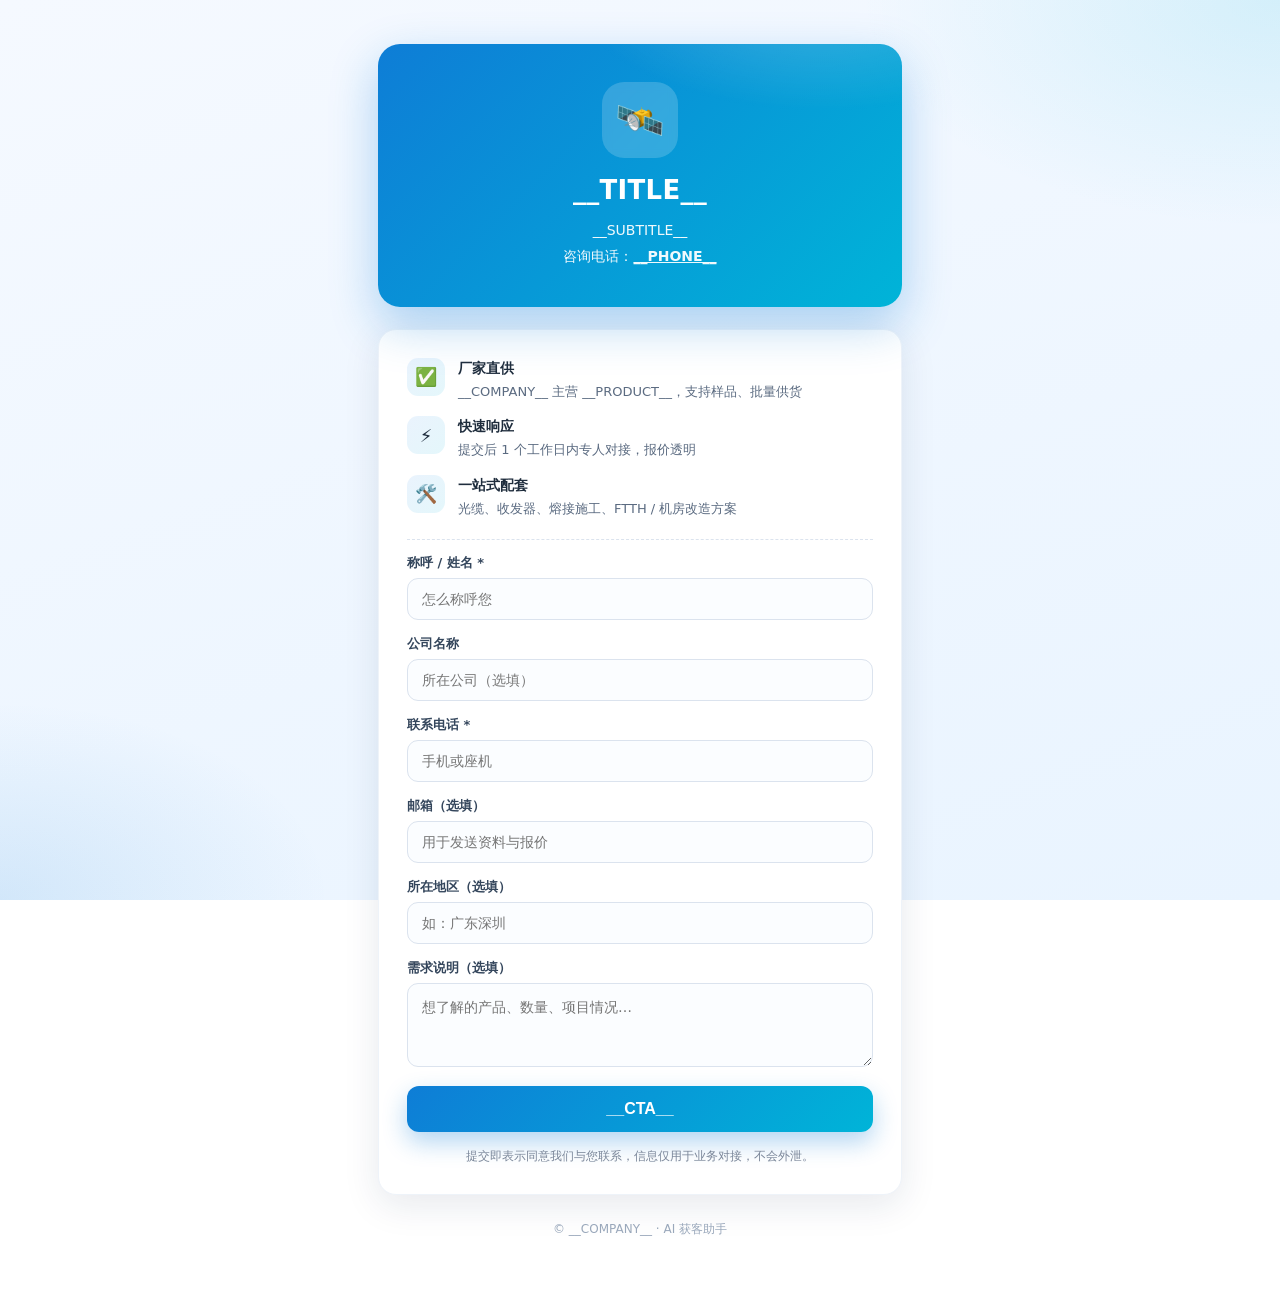
<file: static/landing.html>
<!DOCTYPE html>
<html lang="zh-CN">
<head>
  <meta charset="UTF-8">
  <meta name="viewport" content="width=device-width, initial-scale=1.0">
  <meta name="robots" content="noindex">
  <title>__TITLE__</title>
  <style>
    * { box-sizing: border-box; margin: 0; padding: 0; }
    body {
      font-family: "PingFang SC", "Microsoft YaHei", system-ui, sans-serif;
      background:
        radial-gradient(700px 380px at 100% 0%, rgba(0, 180, 216, 0.12), transparent 60%),
        radial-gradient(600px 360px at 0% 100%, rgba(14, 125, 214, 0.12), transparent 55%),
        linear-gradient(160deg, #f5f9ff 0%, #e9f4ff 100%);
      background-attachment: fixed;
      min-height: 100vh;
      color: #1f2d3d;
      -webkit-font-smoothing: antialiased;
    }
    .wrap { max-width: 560px; margin: 0 auto; padding: 44px 18px 64px; }
    .hero {
      position: relative;
      background: linear-gradient(135deg, #0e7dd6, #00b4d8);
      border-radius: 22px;
      padding: 38px 28px;
      color: #fff;
      text-align: center;
      box-shadow: 0 18px 48px rgba(14, 125, 214, 0.32);
      margin-bottom: 22px;
      overflow: hidden;
    }
    .hero::after {
      content: "";
      position: absolute;
      inset: 0;
      background: radial-gradient(420px 200px at 85% -20%, rgba(255, 255, 255, 0.22), transparent 60%);
      pointer-events: none;
    }
    .hero .logo {
      font-size: 40px;
      width: 76px; height: 76px;
      margin: 0 auto 14px;
      display: flex; align-items: center; justify-content: center;
      border-radius: 22px;
      background: rgba(255, 255, 255, 0.18);
      backdrop-filter: blur(4px);
    }
    .hero h1 { font-size: 26px; line-height: 1.4; margin-bottom: 10px; font-weight: 800; letter-spacing: 0.3px; }
    .hero p { font-size: 14px; opacity: 0.94; line-height: 1.8; }
    .card {
      background: #fff;
      border-radius: 18px;
      box-shadow: 0 10px 36px rgba(20, 40, 80, 0.1);
      padding: 28px;
      margin-bottom: 18px;
      border: 1px solid #eef3f9;
    }
    .feat { display: flex; gap: 13px; align-items: flex-start; margin-bottom: 14px; }
    .feat .ico {
      font-size: 18px;
      width: 38px; height: 38px;
      flex-shrink: 0;
      display: flex; align-items: center; justify-content: center;
      border-radius: 11px;
      background: linear-gradient(135deg, #eaf3fd, #e4f7fb);
    }
    .feat b { font-size: 14px; }
    .feat p { color: #5b6b81; font-size: 13px; line-height: 1.65; margin-top: 3px; }
    .field { margin-bottom: 15px; }
    .field label { display: block; font-size: 13px; font-weight: 600; margin-bottom: 6px; color: #34465c; }
    .field input, .field textarea {
      width: 100%;
      border: 1px solid #dbe3ee;
      border-radius: 11px;
      padding: 12px 14px;
      font-size: 14px;
      font-family: inherit;
      outline: none;
      transition: border 0.16s, box-shadow 0.16s, background 0.16s;
      background: #fbfdff;
    }
    .field input:hover, .field textarea:hover { border-color: #cdd8e6; }
    .field input:focus, .field textarea:focus {
      border-color: #0e7dd6;
      box-shadow: 0 0 0 4px rgba(14, 125, 214, 0.12);
      background: #fff;
    }
    .field textarea { min-height: 84px; resize: vertical; line-height: 1.6; }
    .btn {
      display: block;
      width: 100%;
      border: none;
      background: linear-gradient(135deg, #0e7dd6, #00b4d8);
      color: #fff;
      font-size: 16px;
      font-weight: 700;
      border-radius: 12px;
      padding: 14px;
      cursor: pointer;
      box-shadow: 0 10px 24px rgba(14, 125, 214, 0.32);
      transition: transform 0.16s, filter 0.16s, box-shadow 0.16s;
    }
    .btn:hover { filter: brightness(1.07); transform: translateY(-1px); box-shadow: 0 14px 30px rgba(14, 125, 214, 0.4); }
    .btn:active { transform: translateY(0); }
    .btn:disabled { opacity: 0.6; cursor: not-allowed; transform: none; box-shadow: none; }
    .tip { text-align: center; color: #7a8699; font-size: 12px; margin-top: 14px; line-height: 1.7; }
    .err { color: #e05c5c; font-size: 13px; margin-bottom: 12px; display: none; background: #fdf1f0; border-radius: 10px; padding: 10px 12px; }
    .hp { position: absolute; left: -9999px; }
    .ok {
      text-align: center;
      padding: 48px 22px;
      animation: okpop 0.3s cubic-bezier(0.2, 0.8, 0.3, 1);
    }
    @keyframes okpop { from { transform: scale(0.96); opacity: 0; } to { transform: scale(1); opacity: 1; } }
    .ok .big { font-size: 48px; margin-bottom: 14px; }
    .ok h2 { font-size: 21px; margin-bottom: 10px; }
    .ok p { color: #5b6b81; font-size: 14px; line-height: 1.8; }
    .phone {
      display: block;
      text-align: center;
      color: #0e7dd6;
      font-size: 18px;
      font-weight: 700;
      text-decoration: none;
      margin-top: 8px;
      padding: 10px;
      border-radius: 12px;
      background: #eef6ff;
    }
    footer { text-align: center; color: #9aa8bb; font-size: 12px; margin-top: 26px; }
  </style>
</head>
<body>
  <div class="wrap">
    <div class="hero">
      <div class="logo">🛰️</div>
      <h1>__TITLE__</h1>
      <p>__SUBTITLE__</p>
      <p id="hero-phone"></p>
    </div>

    <div class="card" id="form-card">
      <div class="feat"><div class="ico">✅</div><div><b>厂家直供</b><p>__COMPANY__ 主营 __PRODUCT__，支持样品、批量供货</p></div></div>
      <div class="feat"><div class="ico">⚡</div><div><b>快速响应</b><p>提交后 1 个工作日内专人对接，报价透明</p></div></div>
      <div class="feat"><div class="ico">🛠️</div><div><b>一站式配套</b><p>光缆、收发器、熔接施工、FTTH / 机房改造方案</p></div></div>

      <div style="margin:20px 0 14px;border-top:1px dashed #dbe3ee"></div>
      <div class="err" id="form-err"></div>
      <div class="hp"><input type="text" id="website" tabindex="-1" autocomplete="off"></div>
      <div class="field"><label>称呼 / 姓名 *</label><input id="name" maxlength="30" placeholder="怎么称呼您"></div>
      <div class="field"><label>公司名称</label><input id="company" maxlength="60" placeholder="所在公司（选填）"></div>
      <div class="field"><label>联系电话 *</label><input id="phone" maxlength="20" placeholder="手机或座机"></div>
      <div class="field"><label>邮箱（选填）</label><input id="email" maxlength="60" placeholder="用于发送资料与报价"></div>
      <div class="field"><label>所在地区（选填）</label><input id="region" maxlength="30" placeholder="如：广东深圳"></div>
      <div class="field"><label>需求说明（选填）</label><textarea id="need" maxlength="300" placeholder="想了解的产品、数量、项目情况…"></textarea></div>
      <button class="btn" id="submit">__CTA__</button>
      <div class="tip">提交即表示同意我们与您联系，信息仅用于业务对接，不会外泄。</div>
    </div>

    <div class="card ok" id="ok-card" style="display:none">
      <div class="big">🎉</div>
      <h2>提交成功！</h2>
      <p>__THANKS__</p>
      <a class="phone" id="ok-phone" href=""></a>
    </div>

    <footer>© __COMPANY__ · AI 获客助手</footer>
  </div>

  <script>
    (function () {
      var phone = "__PHONE__";
      var heroPhone = document.getElementById("hero-phone");
      var okPhone = document.getElementById("ok-phone");
      if (phone) {
        heroPhone.innerHTML = '咨询电话：<a href="tel:' + phone + '" style="color:#fff;font-weight:700">' + phone + "</a>";
        okPhone.href = "tel:" + phone;
        okPhone.textContent = "电话咨询：" + phone;
      }

      var btn = document.getElementById("submit");
      var errBox = document.getElementById("form-err");
      btn.addEventListener("click", function () {
        var name = document.getElementById("name").value.trim();
        var phoneVal = document.getElementById("phone").value.trim();
        errBox.style.display = "none";
        if (!name) return showErr("请填写称呼或姓名");
        if (!/^1[3-9]\d{9}$/.test(phoneVal) && !/^0\d{2,3}-?\d{7,8}$/.test(phoneVal))
          return showErr("请填写正确的联系电话（手机或座机）");
        btn.disabled = true;
        btn.textContent = "提交中…";
        fetch("/api/lp/submit", {
          method: "POST",
          headers: { "Content-Type": "application/json" },
          body: JSON.stringify({
            name: name,
            company: document.getElementById("company").value.trim(),
            phone: phoneVal,
            email: document.getElementById("email").value.trim(),
            region: document.getElementById("region").value.trim(),
            need: document.getElementById("need").value.trim(),
            website: document.getElementById("website").value
          })
        })
        .then(function (r) { return r.json(); })
        .then(function (d) {
          if (d.ok) {
            document.getElementById("form-card").style.display = "none";
            document.getElementById("ok-card").style.display = "block";
          } else {
            showErr(d.msg || "提交失败，请稍后再试");
          }
        })
        .catch(function () { showErr("网络异常，请稍后再试"); })
        .finally(function () { btn.disabled = false; btn.textContent = "__CTA__"; });
      });

      function showErr(msg) {
        errBox.textContent = msg;
        errBox.style.display = "block";
      }
    })();
  </script>
</body>
</html>
</file>
